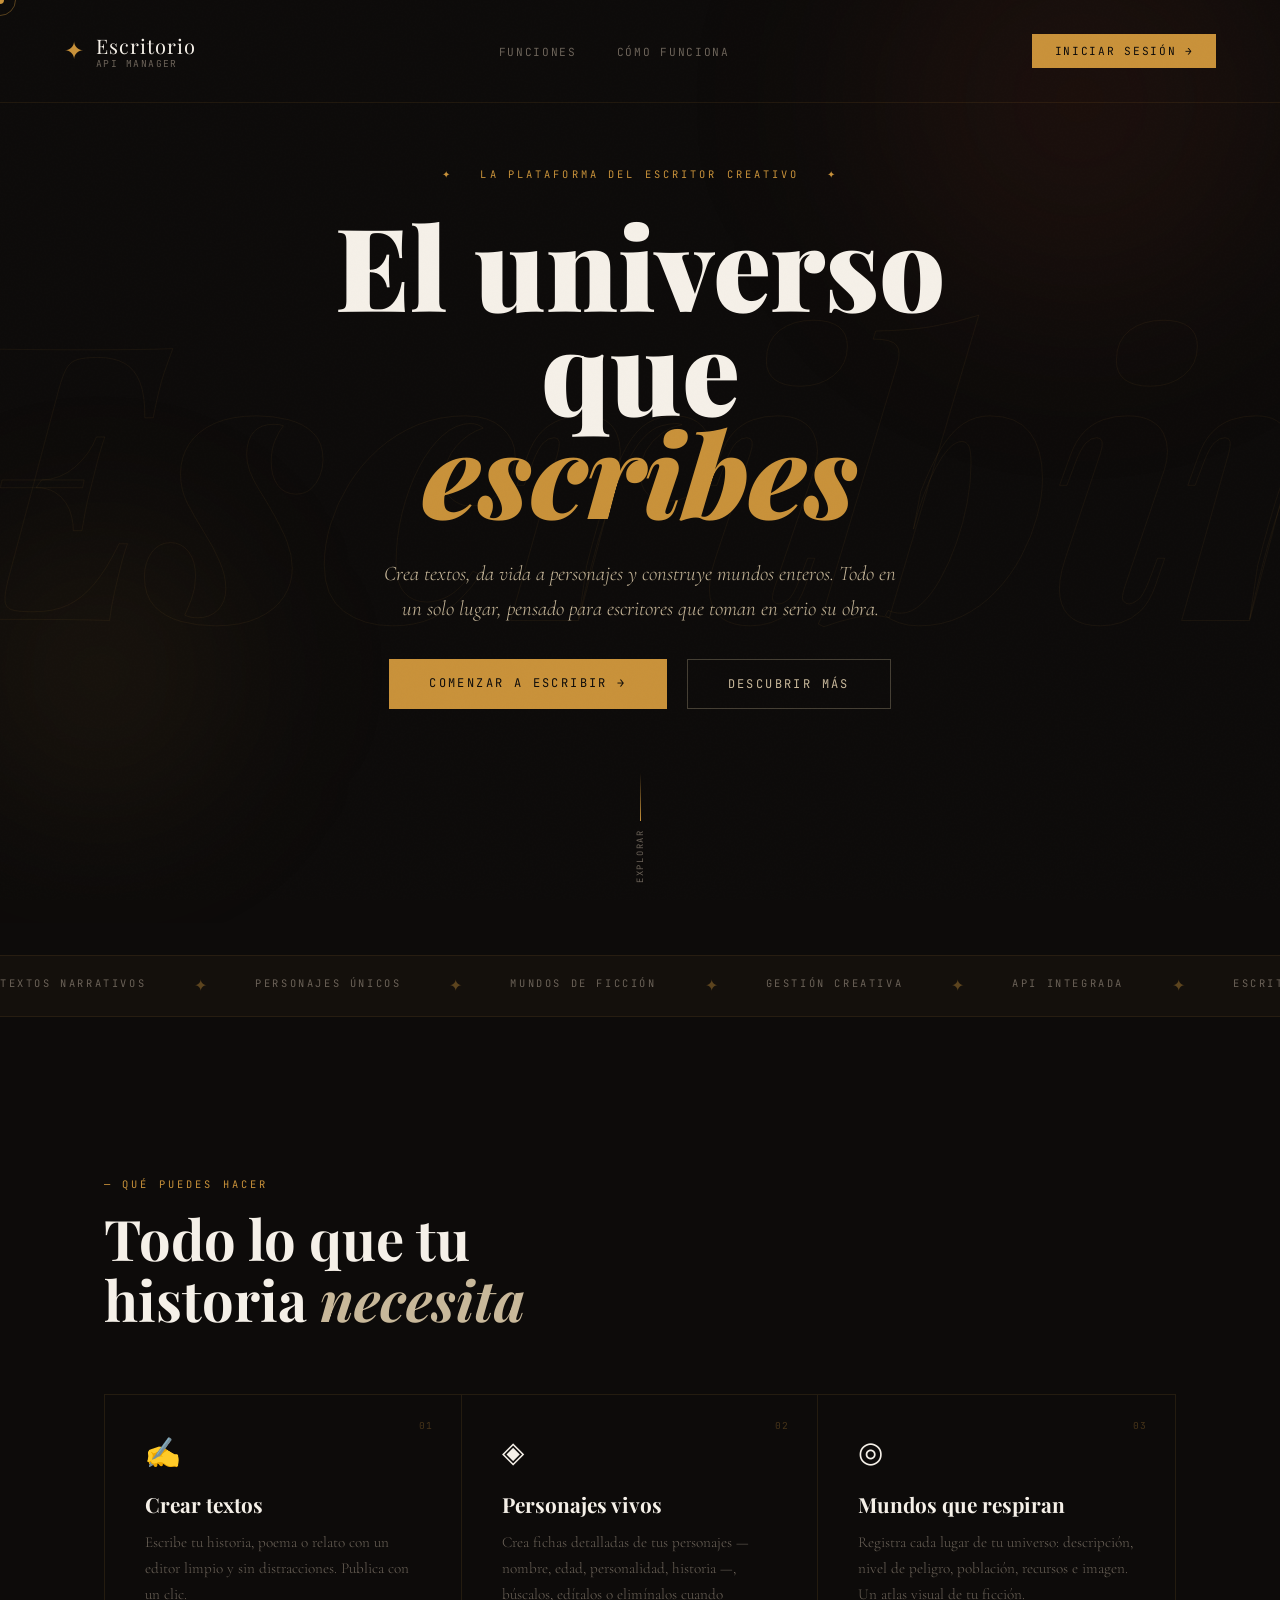
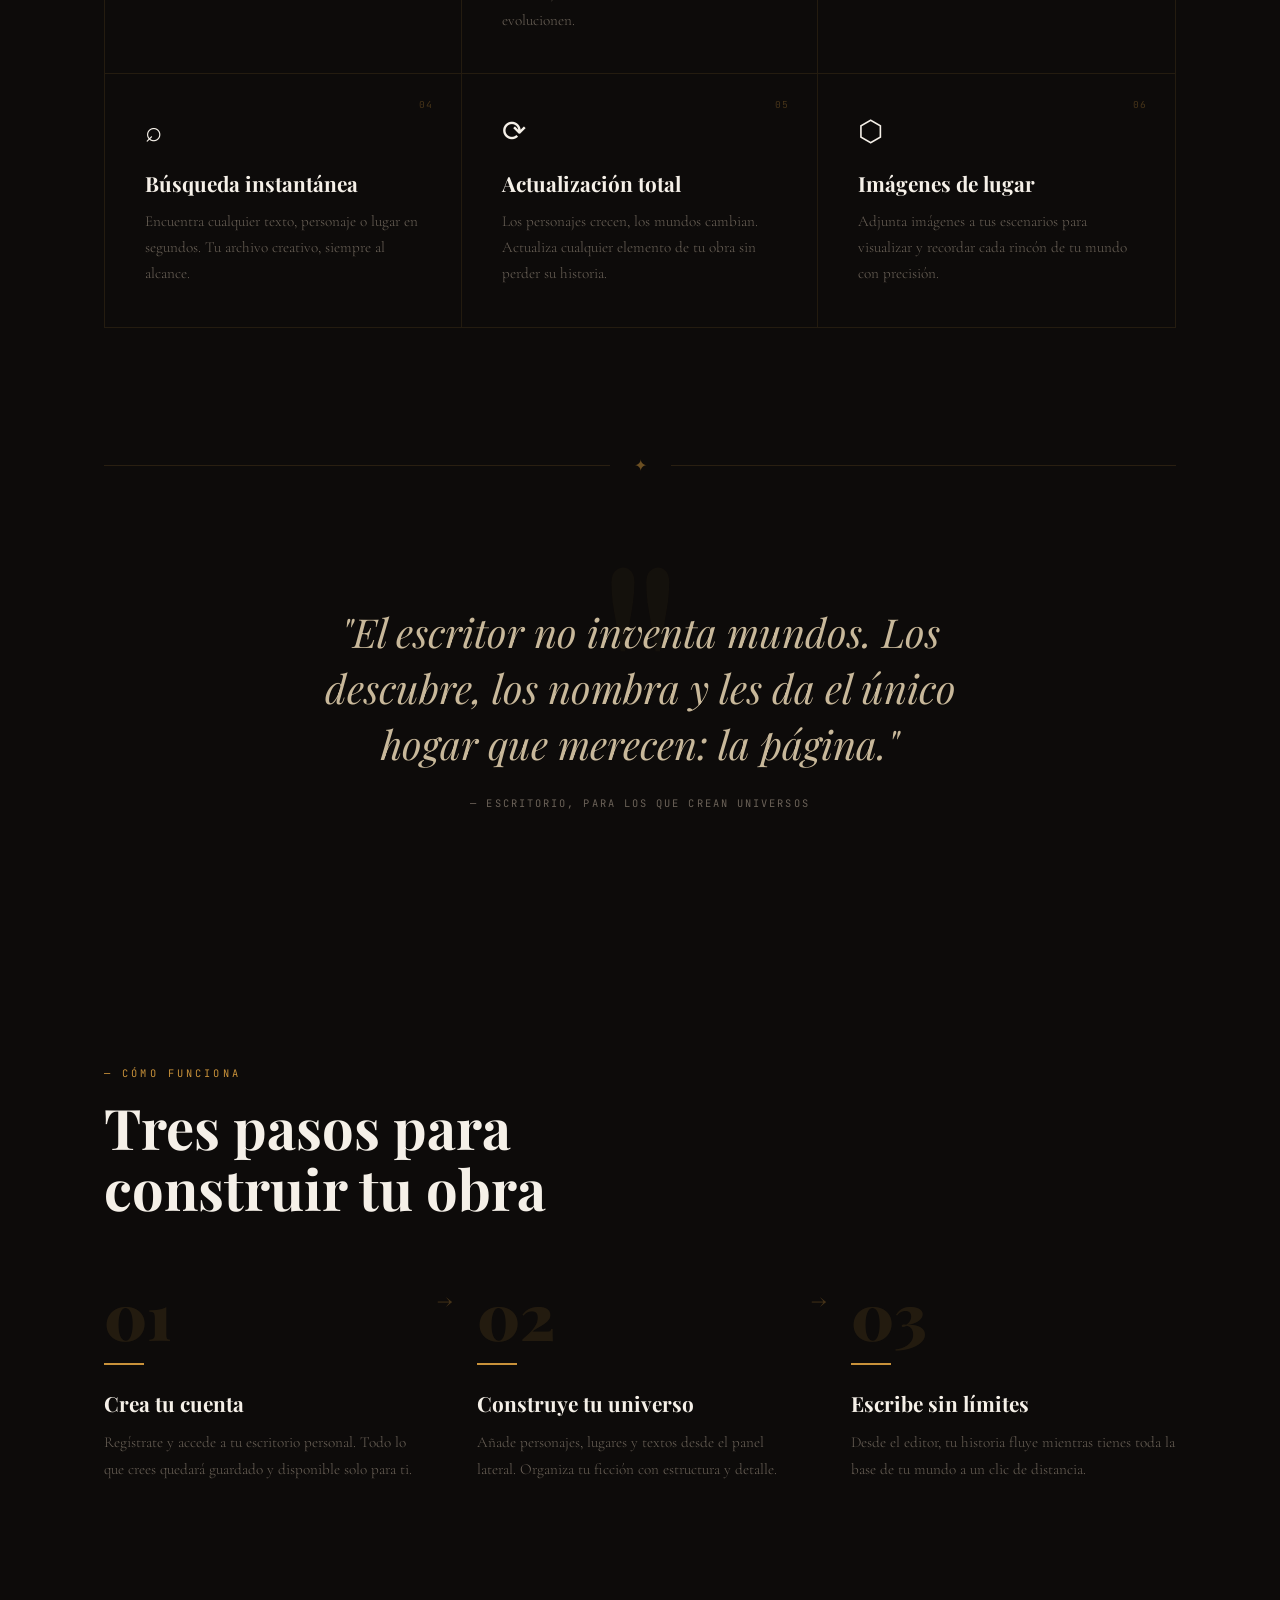
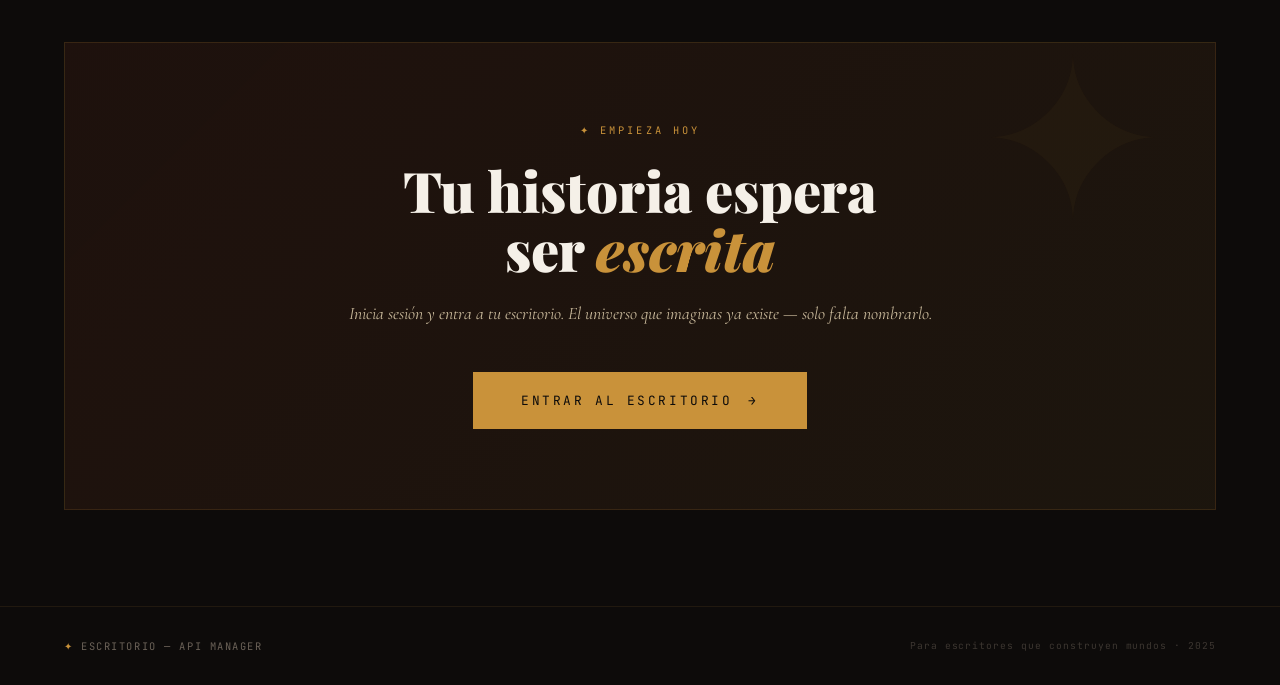
<file: frontend/index.html>
<!DOCTYPE html>
<html lang="es">
<head>
  <meta charset="UTF-8" />
  <meta name="viewport" content="width=device-width, initial-scale=1.0" />
  <title>Escritorio — El universo que escribes</title>
  <link rel="preconnect" href="https://fonts.googleapis.com" />
  <link href="https://fonts.googleapis.com/css2?family=Playfair+Display:ital,wght@0,400;0,700;0,900;1,400;1,700&family=Cormorant+Garamond:ital,wght@0,300;0,400;1,300;1,400&family=JetBrains+Mono:wght@300;400&display=swap" rel="stylesheet" />
  <style>
    *, *::before, *::after { box-sizing: border-box; margin: 0; padding: 0; }

    :root {
      --ink:      #0d0b0a;
      --parch:    #f5f0e8;
      --sepia:    #c8b89a;
      --rust:     #9b3a1f;
      --gold:     #c9923a;
      --ash:      #2a2520;
      --mist:     #e8e0d0;
      --dim:      #6b6258;
      --ff-serif: 'Playfair Display', Georgia, serif;
      --ff-body:  'Cormorant Garamond', Georgia, serif;
      --ff-mono:  'JetBrains Mono', monospace;
    }

    html { scroll-behavior: smooth; }

    body {
      background: var(--ink);
      color: var(--parch);
      font-family: var(--ff-body);
      overflow-x: hidden;
      cursor: default;
    }

    /* ── NOISE OVERLAY ── */
    body::before {
      content: '';
      position: fixed; inset: 0;
      background-image: url("data:image/svg+xml,%3Csvg viewBox='0 0 512 512' xmlns='http://www.w3.org/2000/svg'%3E%3Cfilter id='n'%3E%3CfeTurbulence type='fractalNoise' baseFrequency='0.9' numOctaves='4' stitchTiles='stitch'/%3E%3C/filter%3E%3Crect width='100%25' height='100%25' filter='url(%23n)' opacity='0.04'/%3E%3C/svg%3E");
      opacity: 0.35;
      pointer-events: none;
      z-index: 9999;
    }

    /* ── CURSOR ── */
    .cursor {
      width: 8px; height: 8px;
      background: var(--gold);
      border-radius: 50%;
      position: fixed;
      pointer-events: none;
      z-index: 10000;
      transition: transform 0.15s ease, opacity 0.3s;
      transform: translate(-50%, -50%);
    }
    .cursor-ring {
      width: 32px; height: 32px;
      border: 1px solid rgba(201,146,58,0.4);
      border-radius: 50%;
      position: fixed;
      pointer-events: none;
      z-index: 9998;
      transition: transform 0.4s cubic-bezier(.23,1,.32,1), opacity 0.3s;
      transform: translate(-50%, -50%);
    }

    /* ── HERO ── */
    .hero {
      min-height: 100vh;
      display: grid;
      grid-template-rows: auto 1fr auto;
      position: relative;
      overflow: hidden;
    }

    /* Large decorative text background */
    .hero-bg-text {
      position: absolute;
      top: 50%;
      left: 50%;
      transform: translate(-50%, -50%);
      font-family: var(--ff-serif);
      font-size: clamp(12rem, 30vw, 26rem);
      font-weight: 900;
      font-style: italic;
      color: transparent;
      -webkit-text-stroke: 1px rgba(201,146,58,0.07);
      white-space: nowrap;
      user-select: none;
      pointer-events: none;
      animation: bgDrift 20s ease-in-out infinite alternate;
    }
    @keyframes bgDrift {
      from { transform: translate(-50%, -50%) rotate(-2deg); }
      to   { transform: translate(-50%, -48%) rotate(2deg); }
    }

    /* Floating orbs */
    .orb {
      position: absolute;
      border-radius: 50%;
      filter: blur(80px);
      pointer-events: none;
      animation: orbFloat linear infinite alternate;
    }
    .orb-1 {
      width: 600px; height: 600px;
      background: radial-gradient(circle, rgba(155,58,31,0.15) 0%, transparent 70%);
      top: -200px; right: -100px;
      animation-duration: 15s;
    }
    .orb-2 {
      width: 400px; height: 400px;
      background: radial-gradient(circle, rgba(201,146,58,0.1) 0%, transparent 70%);
      bottom: 50px; left: -100px;
      animation-duration: 18s;
    }
    @keyframes orbFloat {
      from { transform: translateY(0); }
      to   { transform: translateY(40px); }
    }

    /* ── NAV ── */
    nav {
      position: relative;
      z-index: 10;
      display: flex;
      align-items: center;
      justify-content: space-between;
      padding: 2rem 4rem;
      border-bottom: 1px solid rgba(201,146,58,0.1);
      animation: fadeDown 1s ease forwards;
    }
    @keyframes fadeDown {
      from { opacity: 0; transform: translateY(-20px); }
      to   { opacity: 1; transform: translateY(0); }
    }
    .nav-brand {
      display: flex;
      align-items: center;
      gap: 0.75rem;
    }
    .nav-brand-icon {
      color: var(--gold);
      font-size: 1.5rem;
      animation: spin 12s linear infinite;
    }
    @keyframes spin {
      from { transform: rotate(0deg); }
      to   { transform: rotate(360deg); }
    }
    .nav-brand-name {
      font-family: var(--ff-serif);
      font-size: 1.25rem;
      letter-spacing: 0.05em;
      color: var(--parch);
    }
    .nav-brand-sub {
      font-family: var(--ff-mono);
      font-size: 0.6rem;
      color: var(--dim);
      letter-spacing: 0.15em;
      text-transform: uppercase;
      margin-top: -2px;
    }
    .nav-links {
      display: flex;
      align-items: center;
      gap: 2.5rem;
      list-style: none;
    }
    .nav-links a {
      font-family: var(--ff-mono);
      font-size: 0.7rem;
      letter-spacing: 0.15em;
      text-transform: uppercase;
      color: var(--dim);
      text-decoration: none;
      transition: color 0.3s;
      position: relative;
    }
    .nav-links a::after {
      content: '';
      position: absolute;
      bottom: -4px; left: 0;
      width: 0; height: 1px;
      background: var(--gold);
      transition: width 0.3s;
    }
    .nav-links a:hover { color: var(--sepia); }
    .nav-links a:hover::after { width: 100%; }

    .btn-nav {
      font-family: var(--ff-mono);
      font-size: 0.7rem;
      letter-spacing: 0.15em;
      text-transform: uppercase;
      color: var(--ink);
      background: var(--gold);
      border: none;
      padding: 0.6rem 1.4rem;
      cursor: pointer;
      transition: background 0.3s, transform 0.2s;
      text-decoration: none;
    }
    .btn-nav:hover {
      background: var(--sepia);
      transform: translateY(-1px);
    }

    /* ── HERO CENTER ── */
    .hero-center {
      position: relative;
      z-index: 5;
      display: flex;
      flex-direction: column;
      align-items: center;
      justify-content: center;
      text-align: center;
      padding: 4rem 2rem;
      gap: 2rem;
    }

    .hero-eyebrow {
      font-family: var(--ff-mono);
      font-size: 0.65rem;
      letter-spacing: 0.3em;
      text-transform: uppercase;
      color: var(--gold);
      opacity: 0;
      animation: fadeUp 0.8s ease 0.3s forwards;
    }

    .hero-title {
      font-family: var(--ff-serif);
      font-size: clamp(3.5rem, 9vw, 8rem);
      font-weight: 900;
      line-height: 0.9;
      max-width: 900px;
      opacity: 0;
      animation: fadeUp 0.8s ease 0.5s forwards;
    }
    .hero-title em {
      font-style: italic;
      color: var(--gold);
      display: block;
    }

    .hero-subtitle {
      font-family: var(--ff-body);
      font-size: clamp(1rem, 2vw, 1.3rem);
      font-weight: 300;
      font-style: italic;
      color: var(--sepia);
      max-width: 520px;
      line-height: 1.7;
      opacity: 0;
      animation: fadeUp 0.8s ease 0.7s forwards;
    }

    .hero-cta-group {
      display: flex;
      gap: 1.25rem;
      flex-wrap: wrap;
      justify-content: center;
      opacity: 0;
      animation: fadeUp 0.8s ease 0.9s forwards;
    }

    .btn-primary-hero {
      position: relative;
      font-family: var(--ff-mono);
      font-size: 0.75rem;
      letter-spacing: 0.2em;
      text-transform: uppercase;
      color: var(--ink);
      background: var(--gold);
      border: none;
      padding: 1rem 2.5rem;
      cursor: pointer;
      overflow: hidden;
      transition: transform 0.3s;
      text-decoration: none;
      display: inline-block;
    }
    .btn-primary-hero::before {
      content: '';
      position: absolute;
      inset: 0;
      background: var(--parch);
      transform: scaleX(0);
      transform-origin: left;
      transition: transform 0.4s cubic-bezier(.23,1,.32,1);
    }
    .btn-primary-hero:hover::before { transform: scaleX(1); }
    .btn-primary-hero:hover { transform: translateY(-3px); }
    .btn-primary-hero span { position: relative; z-index: 1; }

    .btn-ghost-hero {
      font-family: var(--ff-mono);
      font-size: 0.75rem;
      letter-spacing: 0.2em;
      text-transform: uppercase;
      color: var(--sepia);
      background: transparent;
      border: 1px solid rgba(200,184,154,0.3);
      padding: 1rem 2.5rem;
      cursor: pointer;
      transition: border-color 0.3s, color 0.3s, transform 0.3s;
      text-decoration: none;
    }
    .btn-ghost-hero:hover {
      border-color: var(--sepia);
      color: var(--parch);
      transform: translateY(-3px);
    }

    @keyframes fadeUp {
      from { opacity: 0; transform: translateY(30px); }
      to   { opacity: 1; transform: translateY(0); }
    }

    /* ── SCROLL INDICATOR ── */
    .hero-scroll {
      position: relative;
      z-index: 5;
      display: flex;
      flex-direction: column;
      align-items: center;
      gap: 0.5rem;
      padding-bottom: 2.5rem;
      opacity: 0;
      animation: fadeUp 0.8s ease 1.3s forwards;
    }
    .scroll-line {
      width: 1px; height: 48px;
      background: linear-gradient(to bottom, transparent, var(--gold));
      animation: scrollPulse 2s ease-in-out infinite;
    }
    @keyframes scrollPulse {
      0%, 100% { opacity: 0.3; transform: scaleY(1); }
      50%       { opacity: 1;   transform: scaleY(1.2); }
    }
    .scroll-label {
      font-family: var(--ff-mono);
      font-size: 0.55rem;
      letter-spacing: 0.2em;
      color: var(--dim);
      text-transform: uppercase;
      writing-mode: vertical-lr;
      transform: rotate(180deg);
    }

    /* ── DIVIDER ── */
    .divider {
      display: flex;
      align-items: center;
      gap: 1.5rem;
      padding: 0 4rem;
      margin: 0 auto;
      max-width: 1200px;
    }
    .divider-line { flex: 1; height: 1px; background: rgba(201,146,58,0.15); }
    .divider-glyph { color: var(--gold); font-size: 1rem; opacity: 0.5; }

    /* ── FEATURES ── */
    .features {
      padding: 8rem 4rem;
      max-width: 1200px;
      margin: 0 auto;
    }
    .features-eyebrow {
      font-family: var(--ff-mono);
      font-size: 0.65rem;
      letter-spacing: 0.3em;
      text-transform: uppercase;
      color: var(--gold);
      margin-bottom: 1rem;
    }
    .features-title {
      font-family: var(--ff-serif);
      font-size: clamp(2rem, 5vw, 3.5rem);
      font-weight: 700;
      color: var(--parch);
      margin-bottom: 4rem;
      max-width: 500px;
      line-height: 1.1;
    }
    .features-title em { font-style: italic; color: var(--sepia); }

    .features-grid {
      display: grid;
      grid-template-columns: repeat(3, 1fr);
      gap: 0;
      border: 1px solid rgba(201,146,58,0.12);
    }
    .feat-card {
      padding: 2.5rem;
      border-right: 1px solid rgba(201,146,58,0.12);
      border-bottom: 1px solid rgba(201,146,58,0.12);
      position: relative;
      overflow: hidden;
      transition: background 0.4s;
    }
    .feat-card:nth-child(3n) { border-right: none; }
    .feat-card:nth-child(n+4) { border-bottom: none; }
    .feat-card::before {
      content: '';
      position: absolute;
      inset: 0;
      background: linear-gradient(135deg, rgba(201,146,58,0.05) 0%, transparent 60%);
      opacity: 0;
      transition: opacity 0.4s;
    }
    .feat-card:hover::before { opacity: 1; }
    .feat-card:hover { background: rgba(201,146,58,0.03); }

    .feat-icon {
      font-size: 1.8rem;
      margin-bottom: 1.25rem;
      display: block;
      transition: transform 0.3s;
    }
    .feat-card:hover .feat-icon { transform: scale(1.15) rotate(-5deg); }
    .feat-num {
      position: absolute;
      top: 1.5rem; right: 1.75rem;
      font-family: var(--ff-mono);
      font-size: 0.6rem;
      color: rgba(201,146,58,0.3);
      letter-spacing: 0.1em;
    }
    .feat-title {
      font-family: var(--ff-serif);
      font-size: 1.3rem;
      font-weight: 700;
      color: var(--parch);
      margin-bottom: 0.75rem;
    }
    .feat-desc {
      font-family: var(--ff-body);
      font-size: 0.95rem;
      font-weight: 300;
      color: var(--dim);
      line-height: 1.7;
    }

    /* ── MARQUEE ── */
    .marquee-wrap {
      overflow: hidden;
      border-top: 1px solid rgba(201,146,58,0.1);
      border-bottom: 1px solid rgba(201,146,58,0.1);
      padding: 1.25rem 0;
      background: rgba(201,146,58,0.03);
      margin: 2rem 0;
    }
    .marquee-track {
      display: flex;
      gap: 3rem;
      animation: marquee 22s linear infinite;
      width: max-content;
    }
    .marquee-item {
      font-family: var(--ff-mono);
      font-size: 0.65rem;
      letter-spacing: 0.25em;
      text-transform: uppercase;
      color: var(--dim);
      white-space: nowrap;
    }
    .marquee-sep { color: var(--gold); opacity: 0.4; }
    @keyframes marquee {
      from { transform: translateX(0); }
      to   { transform: translateX(-50%); }
    }

    /* ── QUOTE ── */
    .quote-section {
      padding: 8rem 4rem;
      text-align: center;
      position: relative;
    }
    .quote-section::before {
      content: '"';
      position: absolute;
      top: 2rem; left: 50%;
      transform: translateX(-50%);
      font-family: var(--ff-serif);
      font-size: 20rem;
      color: rgba(201,146,58,0.04);
      line-height: 1;
      pointer-events: none;
    }
    .quote-text {
      font-family: var(--ff-serif);
      font-size: clamp(1.5rem, 3.5vw, 2.5rem);
      font-style: italic;
      color: var(--sepia);
      max-width: 700px;
      margin: 0 auto 1.5rem;
      line-height: 1.4;
      position: relative;
    }
    .quote-author {
      font-family: var(--ff-mono);
      font-size: 0.65rem;
      letter-spacing: 0.2em;
      color: var(--dim);
      text-transform: uppercase;
    }

    /* ── HOW IT WORKS ── */
    .how {
      padding: 8rem 4rem;
      max-width: 1200px;
      margin: 0 auto;
    }
    .how-eyebrow {
      font-family: var(--ff-mono);
      font-size: 0.65rem;
      letter-spacing: 0.3em;
      text-transform: uppercase;
      color: var(--gold);
      margin-bottom: 1rem;
    }
    .how-title {
      font-family: var(--ff-serif);
      font-size: clamp(2rem, 5vw, 3.5rem);
      font-weight: 700;
      margin-bottom: 4rem;
      line-height: 1.1;
    }
    .how-steps {
      display: grid;
      grid-template-columns: repeat(3, 1fr);
      gap: 3rem;
    }
    .step {
      position: relative;
    }
    .step::after {
      content: '→';
      position: absolute;
      top: 0.2rem; right: -1.5rem;
      color: rgba(201,146,58,0.3);
      font-size: 1.5rem;
    }
    .step:last-child::after { display: none; }
    .step-num {
      font-family: var(--ff-serif);
      font-size: 4rem;
      font-weight: 900;
      color: rgba(201,146,58,0.12);
      line-height: 1;
      margin-bottom: 1rem;
    }
    .step-title {
      font-family: var(--ff-serif);
      font-size: 1.3rem;
      font-weight: 700;
      color: var(--parch);
      margin-bottom: 0.75rem;
    }
    .step-desc {
      font-family: var(--ff-body);
      font-size: 0.95rem;
      font-weight: 300;
      color: var(--dim);
      line-height: 1.75;
    }
    .step-bar {
      width: 40px; height: 2px;
      background: var(--gold);
      margin-bottom: 1.5rem;
      transition: width 0.5s;
    }
    .step:hover .step-bar { width: 80px; }

    /* ── CTA FINAL ── */
    .cta-section {
      margin: 2rem 4rem 6rem;
      padding: 5rem 4rem;
      background: linear-gradient(135deg, rgba(155,58,31,0.12) 0%, rgba(201,146,58,0.08) 100%);
      border: 1px solid rgba(201,146,58,0.15);
      position: relative;
      overflow: hidden;
      text-align: center;
    }
    .cta-section::before {
      content: '✦';
      position: absolute;
      top: -2rem; right: 3rem;
      font-size: 14rem;
      color: rgba(201,146,58,0.04);
      pointer-events: none;
    }
    .cta-eyebrow {
      font-family: var(--ff-mono);
      font-size: 0.65rem;
      letter-spacing: 0.3em;
      text-transform: uppercase;
      color: var(--gold);
      margin-bottom: 1.5rem;
    }
    .cta-title {
      font-family: var(--ff-serif);
      font-size: clamp(2rem, 5vw, 3.5rem);
      font-weight: 900;
      line-height: 1.05;
      margin-bottom: 1.5rem;
    }
    .cta-title em { font-style: italic; color: var(--gold); }
    .cta-sub {
      font-family: var(--ff-body);
      font-size: 1.1rem;
      font-style: italic;
      color: var(--sepia);
      margin-bottom: 3rem;
    }

    .btn-cta {
      position: relative;
      display: inline-flex;
      align-items: center;
      gap: 1rem;
      font-family: var(--ff-mono);
      font-size: 0.8rem;
      letter-spacing: 0.2em;
      text-transform: uppercase;
      color: var(--ink);
      background: var(--gold);
      border: none;
      padding: 1.25rem 3rem;
      cursor: pointer;
      overflow: hidden;
      text-decoration: none;
      transition: transform 0.3s, box-shadow 0.3s;
      box-shadow: 0 0 0 rgba(201,146,58,0);
    }
    .btn-cta::before {
      content: '';
      position: absolute;
      inset: 0;
      background: var(--parch);
      transform: scaleX(0);
      transform-origin: left;
      transition: transform 0.5s cubic-bezier(.23,1,.32,1);
    }
    .btn-cta:hover::before { transform: scaleX(1); }
    .btn-cta:hover {
      transform: translateY(-4px);
      box-shadow: 0 20px 60px rgba(201,146,58,0.25);
    }
    .btn-cta span { position: relative; z-index: 1; }
    .btn-cta-arrow {
      position: relative;
      z-index: 1;
      transition: transform 0.3s;
    }
    .btn-cta:hover .btn-cta-arrow { transform: translateX(4px); }

    /* ── FOOTER ── */
    footer {
      border-top: 1px solid rgba(201,146,58,0.1);
      padding: 2rem 4rem;
      display: flex;
      align-items: center;
      justify-content: space-between;
    }
    .footer-brand {
      font-family: var(--ff-mono);
      font-size: 0.65rem;
      letter-spacing: 0.15em;
      color: var(--dim);
      text-transform: uppercase;
    }
    .footer-gold { color: var(--gold); }
    .footer-meta {
      font-family: var(--ff-mono);
      font-size: 0.6rem;
      letter-spacing: 0.1em;
      color: rgba(107,98,88,0.5);
    }

    /* ── SCROLL REVEAL ── */
    .reveal {
      opacity: 0;
      transform: translateY(40px);
      transition: opacity 0.8s ease, transform 0.8s ease;
    }
    .reveal.visible {
      opacity: 1;
      transform: translateY(0);
    }
    .reveal-d1 { transition-delay: 0.1s; }
    .reveal-d2 { transition-delay: 0.2s; }
    .reveal-d3 { transition-delay: 0.3s; }

    /* ── RESPONSIVE ── */
    @media (max-width: 900px) {
      nav { padding: 1.5rem 2rem; }
      .nav-links { display: none; }
      .features { padding: 5rem 2rem; }
      .features-grid { grid-template-columns: 1fr; }
      .feat-card { border-right: none !important; }
      .how { padding: 5rem 2rem; }
      .how-steps { grid-template-columns: 1fr; gap: 2.5rem; }
      .step::after { display: none; }
      .cta-section { margin: 2rem; padding: 3rem 2rem; }
      .quote-section { padding: 5rem 2rem; }
      footer { flex-direction: column; gap: 1rem; text-align: center; }
    }
  </style>
</head>
<body>

  <!-- Custom cursor -->
  <div class="cursor" id="cursor"></div>
  <div class="cursor-ring" id="cursor-ring"></div>

  <!-- ══════════════ HERO ══════════════ -->
  <section class="hero">
    <div class="hero-bg-text">Escribir</div>
    <div class="orb orb-1"></div>
    <div class="orb orb-2"></div>

    <nav>
      <div class="nav-brand">
        <span class="nav-brand-icon">✦</span>
        <div>
          <p class="nav-brand-name">Escritorio</p>
          <p class="nav-brand-sub">API Manager</p>
        </div>
      </div>
      <ul class="nav-links">
        <li><a href="#features">Funciones</a></li>
        <li><a href="#como">Cómo funciona</a></li>
      </ul>
      <a href="html/login.html" class="btn-nav">Iniciar sesión →</a>
    </nav>

    <div class="hero-center">
      <p class="hero-eyebrow">✦ &nbsp; La plataforma del escritor creativo &nbsp; ✦</p>
      <h1 class="hero-title">
        El universo<br/>que <em>escribes</em>
      </h1>
      <p class="hero-subtitle">
        Crea textos, da vida a personajes y construye mundos enteros.
        Todo en un solo lugar, pensado para escritores que toman en serio su obra.
      </p>
      <div class="hero-cta-group">
        <a href="html/login.html" class="btn-primary-hero"><span>Comenzar a escribir →</span></a>
        <a href="#features" class="btn-ghost-hero">Descubrir más</a>
      </div>
    </div>

    <div class="hero-scroll">
      <div class="scroll-line"></div>
      <span class="scroll-label">Explorar</span>
    </div>
  </section>

  <!-- ══════════════ MARQUEE ══════════════ -->
  <div class="marquee-wrap">
    <div class="marquee-track">
      <span class="marquee-item">Textos narrativos</span>
      <span class="marquee-sep">✦</span>
      <span class="marquee-item">Personajes únicos</span>
      <span class="marquee-sep">✦</span>
      <span class="marquee-item">Mundos de ficción</span>
      <span class="marquee-sep">✦</span>
      <span class="marquee-item">Gestión creativa</span>
      <span class="marquee-sep">✦</span>
      <span class="marquee-item">API integrada</span>
      <span class="marquee-sep">✦</span>
      <span class="marquee-item">Escritura sin límites</span>
      <span class="marquee-sep">✦</span>
      <!-- duplicated for seamless loop -->
      <span class="marquee-item">Textos narrativos</span>
      <span class="marquee-sep">✦</span>
      <span class="marquee-item">Personajes únicos</span>
      <span class="marquee-sep">✦</span>
      <span class="marquee-item">Mundos de ficción</span>
      <span class="marquee-sep">✦</span>
      <span class="marquee-item">Gestión creativa</span>
      <span class="marquee-sep">✦</span>
      <span class="marquee-item">API integrada</span>
      <span class="marquee-sep">✦</span>
      <span class="marquee-item">Escritura sin límites</span>
      <span class="marquee-sep">✦</span>
    </div>
  </div>

  <!-- ══════════════ FEATURES ══════════════ -->
  <section class="features" id="features">
    <p class="features-eyebrow reveal">— Qué puedes hacer</p>
    <h2 class="features-title reveal reveal-d1">Todo lo que tu historia <em>necesita</em></h2>
    <div class="features-grid">
      <div class="feat-card reveal">
        <span class="feat-num">01</span>
        <span class="feat-icon">✍</span>
        <h3 class="feat-title">Crear textos</h3>
        <p class="feat-desc">Escribe tu historia, poema o relato con un editor limpio y sin distracciones. Publica con un clic.</p>
      </div>
      <div class="feat-card reveal reveal-d1">
        <span class="feat-num">02</span>
        <span class="feat-icon">◈</span>
        <h3 class="feat-title">Personajes vivos</h3>
        <p class="feat-desc">Crea fichas detalladas de tus personajes — nombre, edad, personalidad, historia —, búscalos, edítalos o elimínalos cuando evolucionen.</p>
      </div>
      <div class="feat-card reveal reveal-d2">
        <span class="feat-num">03</span>
        <span class="feat-icon">◎</span>
        <h3 class="feat-title">Mundos que respiran</h3>
        <p class="feat-desc">Registra cada lugar de tu universo: descripción, nivel de peligro, población, recursos e imagen. Un atlas visual de tu ficción.</p>
      </div>
      <div class="feat-card reveal reveal-d1">
        <span class="feat-num">04</span>
        <span class="feat-icon">⌕</span>
        <h3 class="feat-title">Búsqueda instantánea</h3>
        <p class="feat-desc">Encuentra cualquier texto, personaje o lugar en segundos. Tu archivo creativo, siempre al alcance.</p>
      </div>
      <div class="feat-card reveal reveal-d2">
        <span class="feat-num">05</span>
        <span class="feat-icon">⟳</span>
        <h3 class="feat-title">Actualización total</h3>
        <p class="feat-desc">Los personajes crecen, los mundos cambian. Actualiza cualquier elemento de tu obra sin perder su historia.</p>
      </div>
      <div class="feat-card reveal reveal-d3">
        <span class="feat-num">06</span>
        <span class="feat-icon">⬡</span>
        <h3 class="feat-title">Imágenes de lugar</h3>
        <p class="feat-desc">Adjunta imágenes a tus escenarios para visualizar y recordar cada rincón de tu mundo con precisión.</p>
      </div>
    </div>
  </section>

  <!-- ══════════════ DIVIDER ══════════════ -->
  <div class="divider">
    <div class="divider-line"></div>
    <span class="divider-glyph">✦</span>
    <div class="divider-line"></div>
  </div>

  <!-- ══════════════ QUOTE ══════════════ -->
  <section class="quote-section">
    <p class="quote-text reveal">
      "El escritor no inventa mundos. Los descubre, los nombra y les da el único hogar que merecen: la página."
    </p>
    <p class="quote-author reveal reveal-d1">— Escritorio, para los que crean universos</p>
  </section>

  <!-- ══════════════ HOW ══════════════ -->
  <section class="how" id="como">
    <p class="how-eyebrow reveal">— Cómo funciona</p>
    <h2 class="how-title reveal reveal-d1">Tres pasos para<br/>construir tu obra</h2>
    <div class="how-steps">
      <div class="step reveal">
        <div class="step-num">01</div>
        <div class="step-bar"></div>
        <h3 class="step-title">Crea tu cuenta</h3>
        <p class="step-desc">Regístrate y accede a tu escritorio personal. Todo lo que crees quedará guardado y disponible solo para ti.</p>
      </div>
      <div class="step reveal reveal-d1">
        <div class="step-num">02</div>
        <div class="step-bar"></div>
        <h3 class="step-title">Construye tu universo</h3>
        <p class="step-desc">Añade personajes, lugares y textos desde el panel lateral. Organiza tu ficción con estructura y detalle.</p>
      </div>
      <div class="step reveal reveal-d2">
        <div class="step-num">03</div>
        <div class="step-bar"></div>
        <h3 class="step-title">Escribe sin límites</h3>
        <p class="step-desc">Desde el editor, tu historia fluye mientras tienes toda la base de tu mundo a un clic de distancia.</p>
      </div>
    </div>
  </section>

  <!-- ══════════════ CTA FINAL ══════════════ -->
  <div class="cta-section">
    <p class="cta-eyebrow">✦ Empieza hoy</p>
    <h2 class="cta-title">Tu historia espera<br/>ser <em>escrita</em></h2>
    <p class="cta-sub">Inicia sesión y entra a tu escritorio. El universo que imaginas ya existe — solo falta nombrarlo.</p>
    <a href="html/login.html" class="btn-cta">
      <span>Entrar al escritorio</span>
      <span class="btn-cta-arrow">→</span>
    </a>
  </div>

  <!-- ══════════════ FOOTER ══════════════ -->
  <footer>
    <div class="footer-brand">
      <span class="footer-gold">✦</span> Escritorio — API Manager
    </div>
    <div class="footer-meta">Para escritores que construyen mundos · 2025</div>
  </footer>

  <script>
    // ── Custom Cursor
    const cursor = document.getElementById('cursor');
    const ring   = document.getElementById('cursor-ring');
    let mx = 0, my = 0, rx = 0, ry = 0;
    document.addEventListener('mousemove', e => { mx = e.clientX; my = e.clientY; });
    function animCursor() {
      cursor.style.left = mx + 'px';
      cursor.style.top  = my + 'px';
      rx += (mx - rx) * 0.12;
      ry += (my - ry) * 0.12;
      ring.style.left = rx + 'px';
      ring.style.top  = ry + 'px';
      requestAnimationFrame(animCursor);
    }
    animCursor();
    document.querySelectorAll('a, button').forEach(el => {
      el.addEventListener('mouseenter', () => {
        cursor.style.transform = 'translate(-50%,-50%) scale(2.5)';
        ring.style.transform   = 'translate(-50%,-50%) scale(1.5)';
        ring.style.opacity     = '0.6';
      });
      el.addEventListener('mouseleave', () => {
        cursor.style.transform = 'translate(-50%,-50%) scale(1)';
        ring.style.transform   = 'translate(-50%,-50%) scale(1)';
        ring.style.opacity     = '1';
      });
    });

    // ── Scroll Reveal
    const reveals = document.querySelectorAll('.reveal');
    const io = new IntersectionObserver((entries) => {
      entries.forEach(e => { if (e.isIntersecting) { e.target.classList.add('visible'); io.unobserve(e.target); } });
    }, { threshold: 0.15 });
    reveals.forEach(el => io.observe(el));
  </script>
</body>
</html>
</file>
